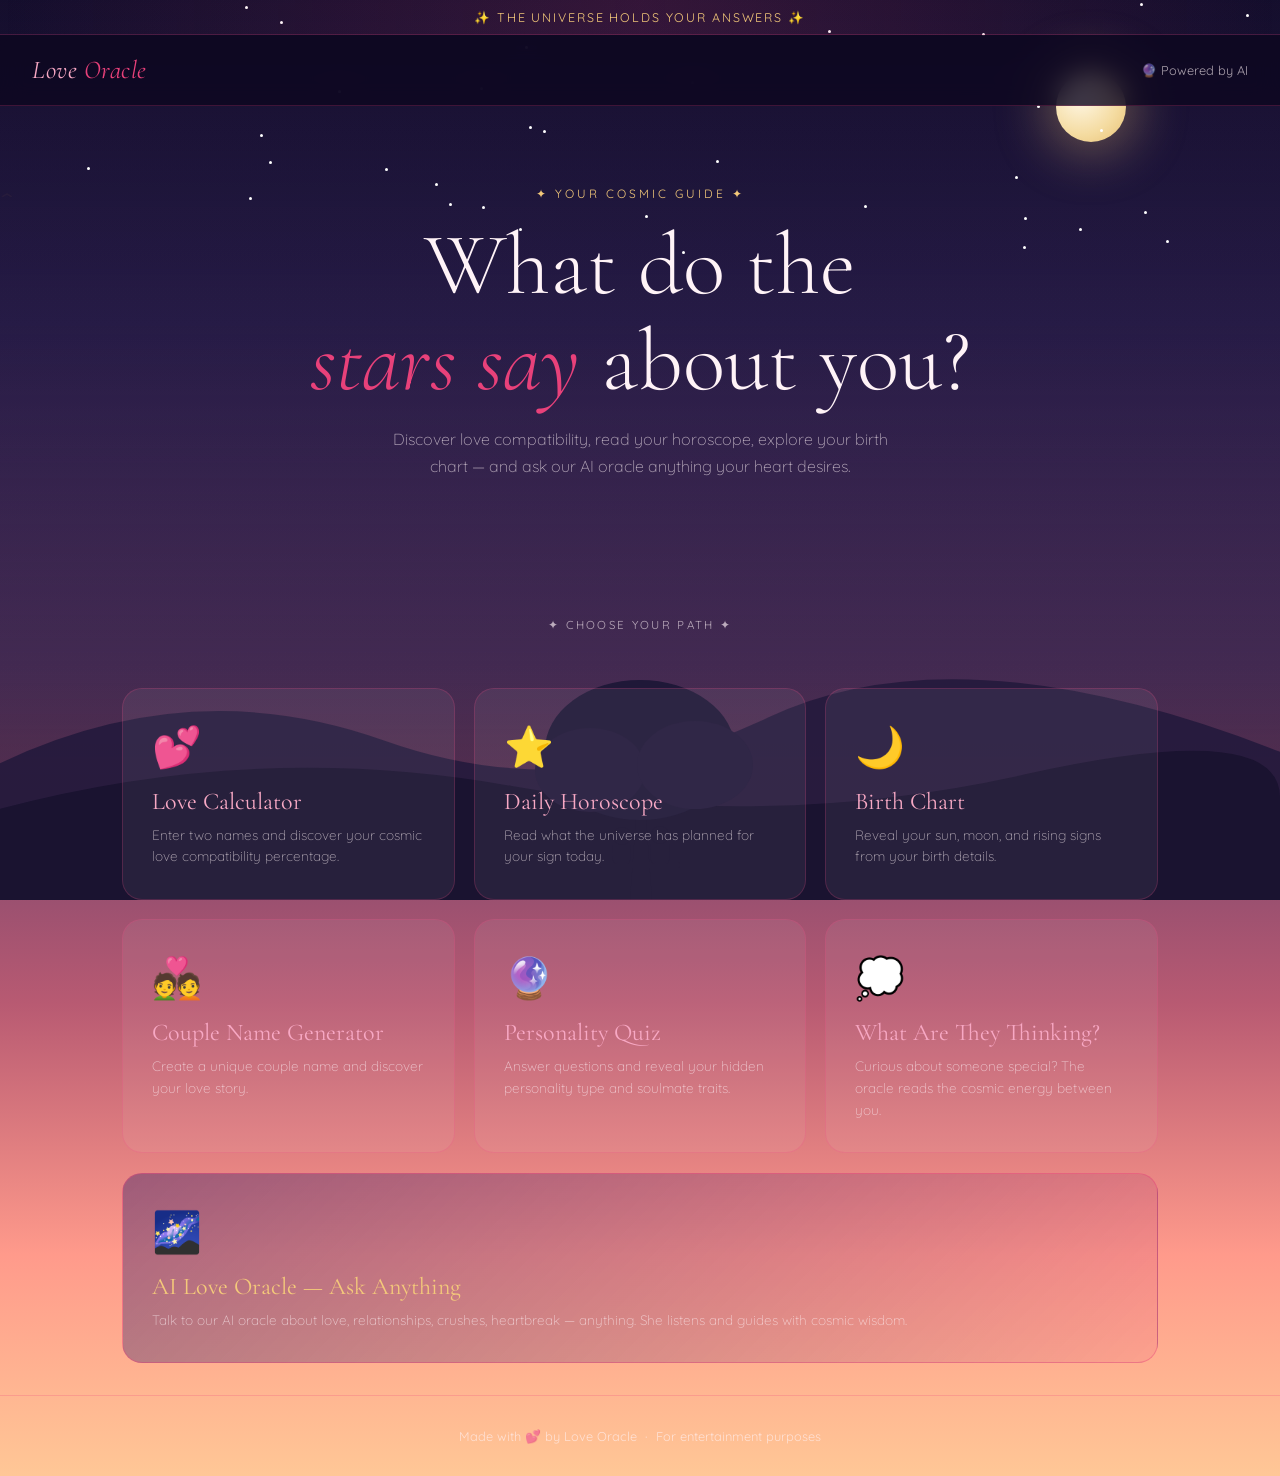
<file: index.html>
<!DOCTYPE html>
<html lang="en">
<head>
  <meta charset="UTF-8"/>
  <meta name="viewport" content="width=device-width, initial-scale=1.0"/>
  <title>Love Oracle — Your Cosmic Guide to Love & Life</title>
  <meta name="description" content="Discover your love compatibility, horoscope, birth chart and more. Powered by AI and the stars."/>
  <link rel="stylesheet" href="css/style.css"/>
  <style>
    .tagline-bar {
      text-align: center;
      padding: 0.6rem;
      background: linear-gradient(90deg, transparent, rgba(232,65,122,0.15), transparent);
      font-size: 0.78rem;
      letter-spacing: 0.15em;
      color: var(--gold);
      text-transform: uppercase;
      border-bottom: 1px solid var(--border);
    }

    .section-label {
      text-align: center;
      font-size: 0.72rem;
      letter-spacing: 0.2em;
      text-transform: uppercase;
      color: var(--soft);
      margin: 3rem 0 1.5rem;
    }

    .oracle-cta {
      max-width: 600px;
      margin: 1rem auto 3rem;
      background: linear-gradient(135deg, rgba(45,27,105,0.5), rgba(232,65,122,0.15));
      border: 1px solid rgba(232,65,122,0.35);
      border-radius: 20px;
      padding: 2rem;
      text-align: center;
    }

    .oracle-cta h2 {
      font-family: 'Cormorant Garamond', serif;
      font-size: 1.8rem;
      font-style: italic;
      color: var(--blush);
      margin-bottom: 0.5rem;
    }

    .oracle-cta p {
      color: var(--soft);
      font-size: 0.85rem;
      margin-bottom: 1.3rem;
      font-weight: 300;
    }

    .oracle-cta a {
      display: inline-block;
      padding: 0.9rem 2.5rem;
      background: linear-gradient(135deg, var(--rose), #c0306a);
      border-radius: 14px;
      color: white;
      text-decoration: none;
      font-weight: 500;
      font-size: 0.95rem;
      transition: transform 0.2s, box-shadow 0.2s;
    }

    .oracle-cta a:hover {
      transform: translateY(-2px);
      box-shadow: 0 8px 30px rgba(232,65,122,0.4);
    }
  </style>
</head>
<body>

  <div class="page">
    <div class="tagline-bar">✨ The universe holds your answers ✨</div>

    <nav>
      <a href="index.html" class="nav-logo">Love <span>Oracle</span></a>
      <span style="font-size:0.8rem; color:var(--soft);">🔮 Powered by AI</span>
    </nav>

    <section class="hero">
      <p class="hero-eyebrow">✦ Your cosmic guide ✦</p>
      <h1 class="hero-title">What do the<br/><em>stars say</em> about you?</h1>
      <p class="hero-sub">Discover love compatibility, read your horoscope, explore your birth chart — and ask our AI oracle anything your heart desires.</p>
    </section>

    <p class="section-label">✦ Choose your path ✦</p>

    <div class="tools-grid">
      <a href="love-calculator/index.html" class="tool-card">
        <span class="tool-icon">💕</span>
        <div class="tool-name">Love Calculator</div>
        <p class="tool-desc">Enter two names and discover your cosmic love compatibility percentage.</p>
      </a>

      <a href="horoscope/index.html" class="tool-card">
        <span class="tool-icon">⭐</span>
        <div class="tool-name">Daily Horoscope</div>
        <p class="tool-desc">Read what the universe has planned for your sign today.</p>
      </a>

      <a href="birth-chart/index.html" class="tool-card">
        <span class="tool-icon">🌙</span>
        <div class="tool-name">Birth Chart</div>
        <p class="tool-desc">Reveal your sun, moon, and rising signs from your birth details.</p>
      </a>

      <a href="couple-names/index.html" class="tool-card">
        <span class="tool-icon">💑</span>
        <div class="tool-name">Couple Name Generator</div>
        <p class="tool-desc">Create a unique couple name and discover your love story.</p>
      </a>

      <a href="personality-quiz/index.html" class="tool-card">
        <span class="tool-icon">🔮</span>
        <div class="tool-name">Personality Quiz</div>
        <p class="tool-desc">Answer questions and reveal your hidden personality type and soulmate traits.</p>
      </a>

      <a href="think-of-me/index.html" class="tool-card">
        <span class="tool-icon">💭</span>
        <div class="tool-name">What Are They Thinking?</div>
        <p class="tool-desc">Curious about someone special? The oracle reads the cosmic energy between you.</p>
      </a>

      <a href="ai-oracle/index.html" class="tool-card" style="grid-column: 1/-1; background: linear-gradient(135deg, rgba(45,27,105,0.4), rgba(232,65,122,0.12)); border-color: rgba(232,65,122,0.4);">
        <span class="tool-icon">🌌</span>
        <div class="tool-name" style="color:var(--gold);">AI Love Oracle — Ask Anything</div>
        <p class="tool-desc">Talk to our AI oracle about love, relationships, crushes, heartbreak — anything. She listens and guides with cosmic wisdom.</p>
      </a>
    </div>

    <footer>
      <p>Made with 💕 by Love Oracle &nbsp;·&nbsp; For entertainment purposes</p>
    </footer>
  </div>

  <script src="js/main.js"></script>
</body>
</html>
</file>
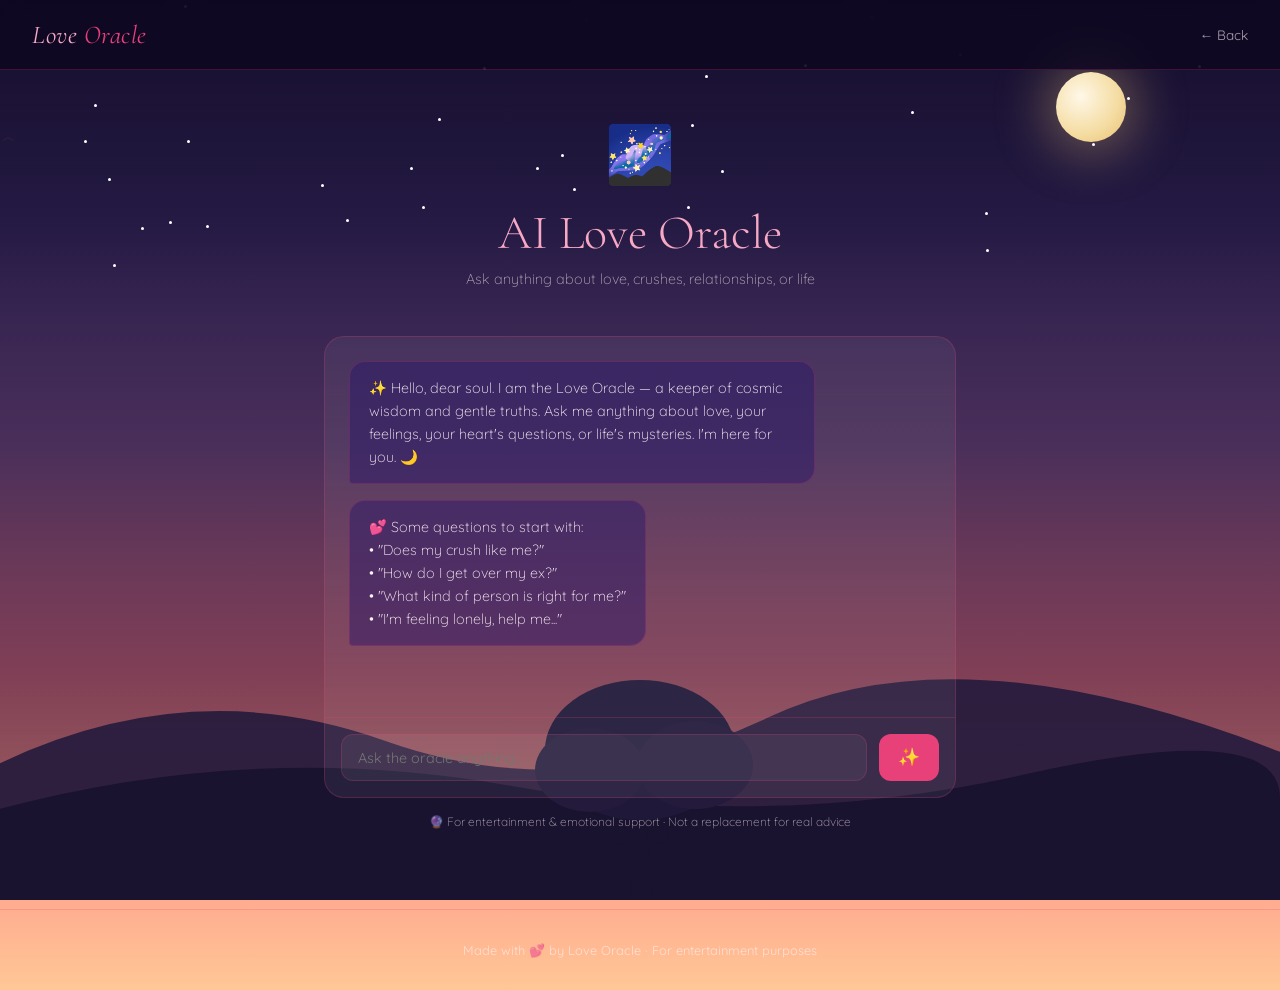
<file: ai-oracle/index.html>
<!DOCTYPE html>
<html lang="en">
<head>
  <meta charset="UTF-8"/>
  <meta name="viewport" content="width=device-width, initial-scale=1.0"/>
  <title>AI Love Oracle — Love Oracle</title>
  <link rel="stylesheet" href="../css/style.css"/>
</head>
<body>

  <div class="page">
    <nav>
      <a href="../index.html" class="nav-logo">Love <span>Oracle</span></a>
      <a href="../index.html" class="nav-back">← Back</a>
    </nav>

    <div class="tool-page">
      <div class="tool-header">
        <span class="icon">🌌</span>
        <h1>AI Love Oracle</h1>
        <p>Ask anything about love, crushes, relationships, or life</p>
      </div>

      <div class="chat-box">
        <div class="chat-messages" id="chatMessages">
          <div class="msg ai">
            ✨ Hello, dear soul. I am the Love Oracle — a keeper of cosmic wisdom and gentle truths. Ask me anything about love, your feelings, your heart's questions, or life's mysteries. I'm here for you. 🌙
          </div>
          <div class="msg ai">
            💕 Some questions to start with:<br/>
            • "Does my crush like me?"<br/>
            • "How do I get over my ex?"<br/>
            • "What kind of person is right for me?"<br/>
            • "I'm feeling lonely, help me..."
          </div>
        </div>
        <div class="chat-input-row">
          <input type="text" id="chatInput" placeholder="Ask the oracle anything..." maxlength="300"
            onkeydown="if(event.key==='Enter') sendMessage()"/>
          <button class="chat-send" onclick="sendMessage()">✨</button>
        </div>
      </div>

      <p style="text-align:center;font-size:0.75rem;color:var(--soft);margin-top:1rem;font-weight:300;">
        🔮 For entertainment & emotional support · Not a replacement for real advice
      </p>
    </div>

    <footer><p>Made with 💕 by Love Oracle · For entertainment purposes</p></footer>
  </div>

  <!-- Global helper functions (Proxy & askGemini) -->
  <script src="../js/main.js"></script>

  <!-- Page-specific AI Oracle logic (NOW USING THE PROXY) -->
  <script>
    const history = [];
    const SYSTEM = `You are the Love Oracle — a warm, mystical, and empathetic AI guide for teenagers. 
You speak in a romantic, poetic, and uplifting tone. You give thoughtful advice about love, crushes, friendships, heartbreak, and self-love.
Always be kind, supportive, and age-appropriate. Never give harmful advice. 
Use occasional emojis and cosmic metaphors. Keep responses to 3-5 sentences — warm and focused.
If someone seems very sad or mentions serious issues, gently suggest talking to a trusted adult or friend.`;

    async function sendMessage() {
      const input = document.getElementById('chatInput');
      const msg = input.value.trim();
      if (!msg) return;

      addMessage(msg, 'user');
      input.value = '';
      input.disabled = true;

      const typingDiv = addMessage('✨ The oracle is thinking...', 'ai');

      // Build a single text prompt with context (just like horoscope does)
      let fullPrompt = SYSTEM + '\n\n';
      
      if (history.length > 0) {
        fullPrompt += 'Previous conversation:\n';
        // Use last 6 messages for context
        const recent = history.slice(-6);
        for (const h of recent) {
          const role = h.role === 'user' ? 'User' : 'Oracle';
          fullPrompt += `${role}: ${h.parts[0].text}\n`;
        }
      }
      fullPrompt += `\nUser: ${msg}\nOracle:`;

      try {
        // ✅ USE THE PROXY (no API key exposed, handles CORS)
        const reply = await askGemini(fullPrompt, { json: false });
        
        // Store in history for context next time
        history.push({ role: 'user', parts: [{ text: msg }] });
        history.push({ role: 'model', parts: [{ text: reply }] });
        
        typingDiv.textContent = reply;
      } catch (err) {
        console.error('Love Oracle chat error:', err);
        typingDiv.textContent = '🌩️ ' + (err.message || 'Something went wrong. Please try again.');
        typingDiv.style.color = '#ffd9e3';
      }

      input.disabled = false;
      input.focus();
      scrollToBottom();
    }

    function addMessage(text, role) {
      const box = document.getElementById('chatMessages');
      const div = document.createElement('div');
      div.className = `msg ${role}`;
      div.textContent = text;
      box.appendChild(div);
      scrollToBottom();
      return div;
    }

    function scrollToBottom() {
      const box = document.getElementById('chatMessages');
      box.scrollTop = box.scrollHeight;
    }
  </script>
</body>
</html>
</file>
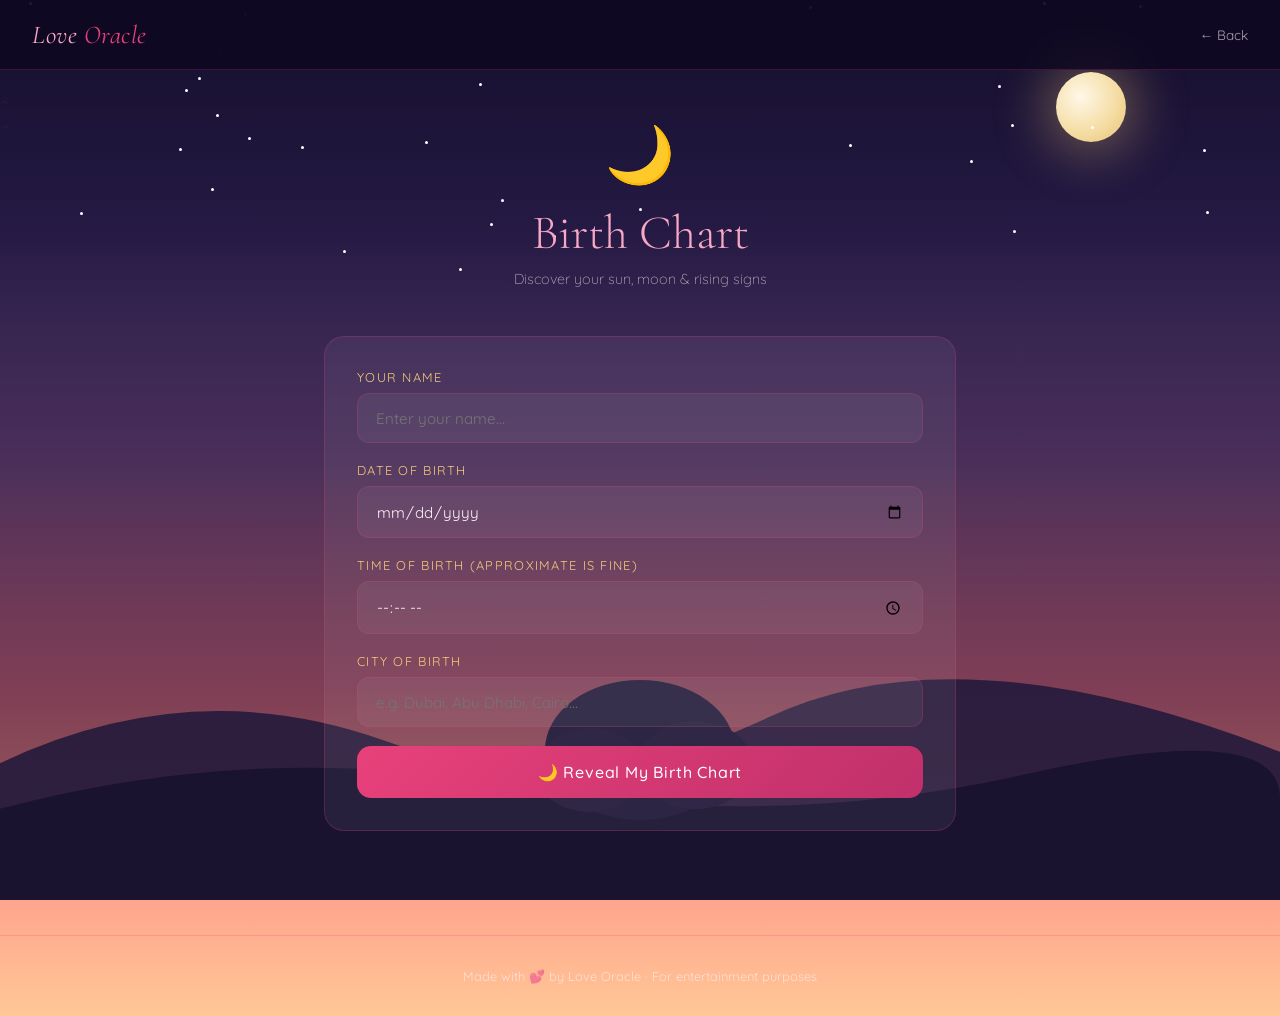
<file: birth-chart/index.html>
<!DOCTYPE html>
<html lang="en">
<head>
  <meta charset="UTF-8" />
  <meta name="viewport" content="width=device-width, initial-scale=1.0" />
  <title>Birth Chart — Love Oracle</title>
  <link rel="stylesheet" href="../css/style.css" />
</head>
<body>

  <div class="page">
    <nav>
      <a href="../index.html" class="nav-logo">Love <span>Oracle</span></a>
      <a href="../index.html" class="nav-back">← Back</a>
    </nav>

    <div class="tool-page">
      <div class="tool-header">
        <span class="icon">🌙</span>
        <h1>Birth Chart</h1>
        <p>Discover your sun, moon & rising signs</p>
      </div>

      <div class="card">
        <div class="input-group">
          <label>Your Name</label>
          <input type="text" id="bName" placeholder="Enter your name..." />
        </div>
        <div class="input-group">
          <label>Date of Birth</label>
          <input type="date" id="bDate" />
        </div>
        <div class="input-group">
          <label>Time of Birth (approximate is fine)</label>
          <input type="time" id="bTime" />
        </div>
        <div class="input-group">
          <label>City of Birth</label>
          <input type="text" id="bCity" placeholder="e.g. Dubai, Abu Dhabi, Cairo..." />
        </div>
        <button class="btn" id="chartBtn" onclick="getChart()">🌙 Reveal My Birth Chart</button>
      </div>

      <div id="loadingDiv" class="loading" style="display:none; justify-content:center;">
        <div class="spinner"></div>
        <span>Mapping the cosmos at your birth...</span>
      </div>

      <div id="errorBox" style="display:none; margin-top:1rem;"></div>

      <div class="result-box" id="result">
        <div class="result-title">Your Cosmic Blueprint</div>
        <div id="signsRow" style="display:grid; grid-template-columns:1fr 1fr 1fr; gap:0.8rem; margin-bottom:1.5rem;"></div>
        <div class="result-text" id="resultText"></div>
      </div>
    </div>

    <footer><p>Made with 💕 by Love Oracle · For entertainment purposes</p></footer>
  </div>

  <script src="../js/main.js"></script>
  <script>
    // ── Ultra‑robust JSON parser (built-in, overrides main.js) ──
    function parseJsonSafely(text) {
      try {
        // 1. Extract the first { ... } block
        const firstBrace = text.indexOf('{');
        const lastBrace = text.lastIndexOf('}');
        if (firstBrace === -1 || lastBrace === -1 || lastBrace <= firstBrace) {
          console.error('No JSON object found. Raw:', text);
          return null;
        }

        let jsonStr = text.substring(firstBrace, lastBrace + 1);

        // 2. Remove trailing commas inside objects/arrays (common AI mistake)
        jsonStr = jsonStr.replace(/,\s*}/g, '}').replace(/,\s*]/g, ']');

        // 3. Try parsing
        return JSON.parse(jsonStr);
      } catch (e) {
        console.error('Failed to parse JSON. Raw response:', text);
        return null;
      }
    }

    async function getChart() {
      const name = document.getElementById('bName').value.trim();
      const date = document.getElementById('bDate').value;
      const time = document.getElementById('bTime').value;
      const city = document.getElementById('bCity').value.trim();
      if (!name || !date) {
        alert('Please enter your name and date of birth 🌙');
        return;
      }

      const btn = document.getElementById('chartBtn');
      const resultBox = document.getElementById('result');
      const errorBox = document.getElementById('errorBox');
      btn.disabled = true;
      resultBox.classList.remove('show');
      errorBox.style.display = 'none';
      document.getElementById('loadingDiv').style.display = 'flex';

      const prompt = `You are a mystical astrologer. Based on these birth details:
Name: ${name}
Date: ${date}
Time: ${time || 'unknown'}
City: ${city || 'unknown'}

IMPORTANT: Reply with ONLY valid JSON. DO NOT write any text before or after the JSON. 
Your response must start with { and end with }.
Use exactly this shape:
{
  "sun": "sun sign name",
  "moon": "moon sign name",
  "rising": "rising/ascendant sign (best guess if time unknown)",
  "reading": "4-5 warm, poetic sentences about ${name}'s personality, love style, and cosmic gifts, using their name"
}`;

      try {
        const raw = await askGemini(prompt, { json: true });
        const data = parseJsonSafely(raw);
        if (!data || !data.reading) {
          throw new Error('The oracle\'s response could not be understood. Please try again.');
        }

        document.getElementById('signsRow').innerHTML = `
          <div style="background:var(--glass);border:1px solid var(--border);border-radius:14px;padding:1.2rem;text-align:center;">
            <div style="font-size:1.8rem">☀️</div>
            <div style="font-size:0.7rem;color:var(--gold);letter-spacing:0.1em;text-transform:uppercase;margin:0.4rem 0">Sun Sign</div>
            <div style="font-family:'Cormorant Garamond',serif;font-size:1.1rem;color:var(--blush)">${data.sun || '—'}</div>
          </div>
          <div style="background:var(--glass);border:1px solid var(--border);border-radius:14px;padding:1.2rem;text-align:center;">
            <div style="font-size:1.8rem">🌙</div>
            <div style="font-size:0.7rem;color:var(--gold);letter-spacing:0.1em;text-transform:uppercase;margin:0.4rem 0">Moon Sign</div>
            <div style="font-family:'Cormorant Garamond',serif;font-size:1.1rem;color:var(--blush)">${data.moon || '—'}</div>
          </div>
          <div style="background:var(--glass);border:1px solid var(--border);border-radius:14px;padding:1.2rem;text-align:center;">
            <div style="font-size:1.8rem">⬆️</div>
            <div style="font-size:0.7rem;color:var(--gold);letter-spacing:0.1em;text-transform:uppercase;margin:0.4rem 0">Rising Sign</div>
            <div style="font-family:'Cormorant Garamond',serif;font-size:1.1rem;color:var(--blush)">${data.rising || '—'}</div>
          </div>`;

        document.getElementById('resultText').textContent = data.reading;
        document.getElementById('loadingDiv').style.display = 'none';
        resultBox.classList.add('show');
      } catch (err) {
        document.getElementById('loadingDiv').style.display = 'none';
        showOracleError(err, errorBox);
      }
      btn.disabled = false;
    }
  </script>
</body>
</html>
</file>
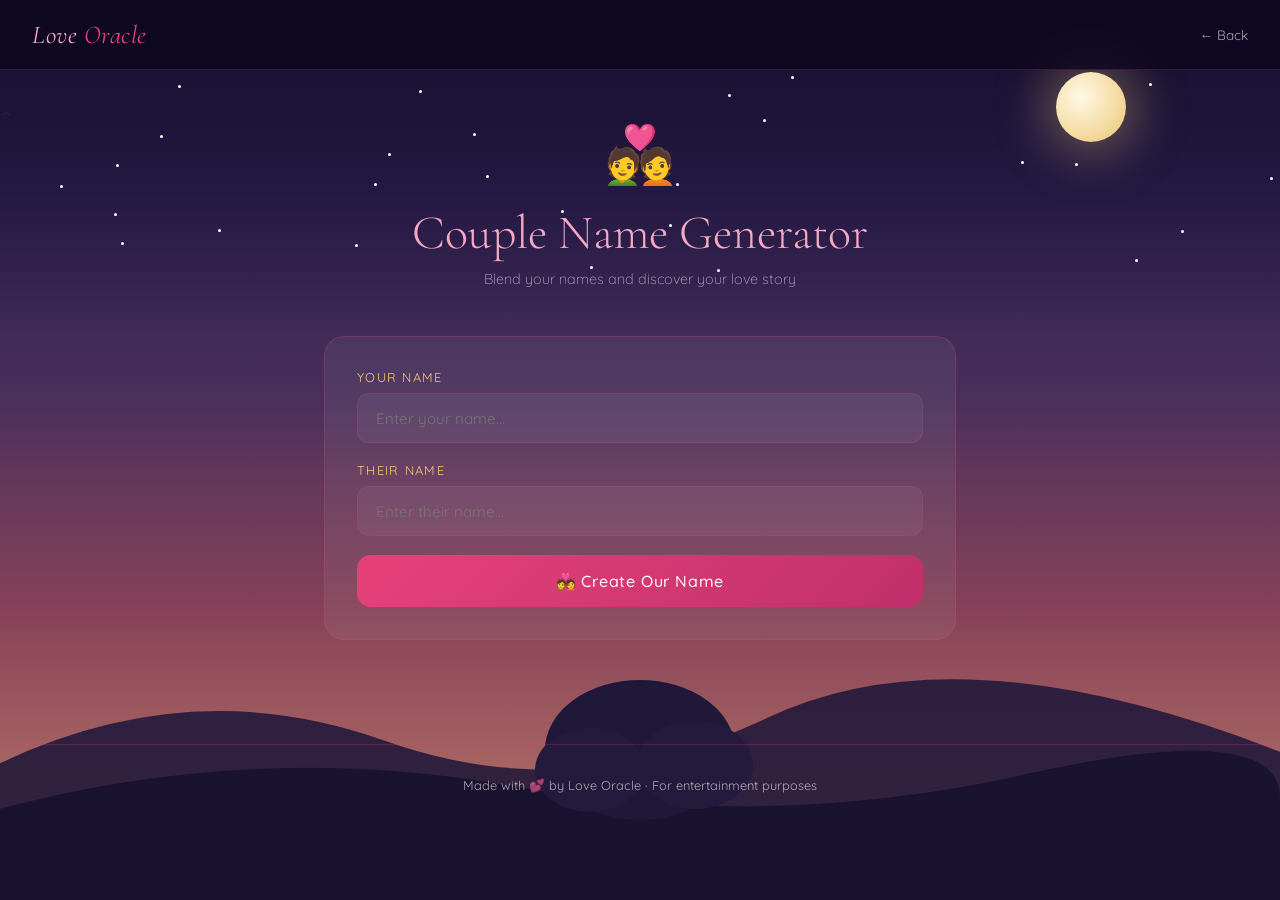
<file: couple-names/index.html>
<!DOCTYPE html>
<html lang="en">
<head>
  <meta charset="UTF-8"/>
  <meta name="viewport" content="width=device-width, initial-scale=1.0"/>
  <title>Couple Name Generator — Love Oracle</title>
  <link rel="stylesheet" href="../css/style.css"/>
</head>
<body>

  <div class="page">
    <nav>
      <a href="../index.html" class="nav-logo">Love <span>Oracle</span></a>
      <a href="../index.html" class="nav-back">← Back</a>
    </nav>

    <div class="tool-page">
      <div class="tool-header">
        <span class="icon">💑</span>
        <h1>Couple Name Generator</h1>
        <p>Blend your names and discover your love story</p>
      </div>

      <div class="card">
        <div class="input-group">
          <label>Your Name</label>
          <input type="text" id="cName1" placeholder="Enter your name..." maxlength="30"/>
        </div>
        <div class="input-group">
          <label>Their Name</label>
          <input type="text" id="cName2" placeholder="Enter their name..." maxlength="30"/>
        </div>
        <button class="btn" id="genBtn" onclick="generateNames()">💑 Create Our Name</button>
      </div>

      <div id="loadingDiv" class="loading" style="display:none; justify-content:center;">
        <div class="spinner"></div>
        <span>Weaving your names together...</span>
      </div>

      <div id="errorBox" style="display:none; margin-top:1rem;"></div>

      <div class="result-box" id="result">
        <div style="text-align:center; margin-bottom:1.5rem;">
          <div style="font-size:0.75rem;letter-spacing:0.15em;text-transform:uppercase;color:var(--gold);margin-bottom:0.5rem;">Your couple name</div>
          <div id="coupleName" style="font-family:'Cormorant Garamond',serif;font-size:3rem;color:var(--rose);font-style:italic;"></div>
        </div>
        <div id="nameOptions" style="display:grid;grid-template-columns:1fr 1fr;gap:0.7rem;margin-bottom:1.5rem;"></div>
        <div class="result-title">Your Love Story</div>
        <div class="result-text" id="resultText"></div>
      </div>
    </div>

    <footer><p>Made with 💕 by Love Oracle · For entertainment purposes</p></footer>
  </div>

  <script src="../js/main.js"></script>
  <script>
    // ── Ultra‑robust JSON parser (local) ──
    function parseJsonSafely(text) {
      try {
        const firstBrace = text.indexOf('{');
        const lastBrace = text.lastIndexOf('}');
        if (firstBrace === -1 || lastBrace === -1 || lastBrace <= firstBrace) {
          console.error('No JSON object found. Raw:', text);
          return null;
        }
        let jsonStr = text.substring(firstBrace, lastBrace + 1);
        jsonStr = jsonStr.replace(/,\s*}/g, '}').replace(/,\s*]/g, ']');
        return JSON.parse(jsonStr);
      } catch (e) {
        console.error('Failed to parse JSON. Raw response:', text);
        return null;
      }
    }

    async function generateNames() {
      const n1 = document.getElementById('cName1').value.trim();
      const n2 = document.getElementById('cName2').value.trim();
      if (!n1 || !n2) {
        alert('Please enter both names 💑');
        return;
      }

      const btn = document.getElementById('genBtn');
      const resultBox = document.getElementById('result');
      const errorBox = document.getElementById('errorBox');
      btn.disabled = true;
      resultBox.classList.remove('show');
      errorBox.style.display = 'none';
      document.getElementById('loadingDiv').style.display = 'flex';

      const prompt = `You are a romantic, creative couple name oracle. Given the names "${n1}" and "${n2}":
IMPORTANT: Reply with ONLY valid JSON. DO NOT write any text before or after the JSON.
Your response must start with { and end with }.
Use exactly this shape:
{
  "main": "the best single combined couple name, blending parts of both names creatively",
  "alt1": "another cute combination",
  "alt2": "another option",
  "alt3": "another option",
  "story": "3-4 poetic, fairytale-like sentences telling their romantic love story using both names"
}`;

      try {
        const raw = await askGemini(prompt, { json: true });
        const data = parseJsonSafely(raw);
        if (!data || !data.story) {
          throw new Error('The oracle\'s response could not be understood. Please try again.');
        }

        document.getElementById('coupleName').textContent = data.main || (n1.slice(0,3) + n2.slice(-3));
        document.getElementById('nameOptions').innerHTML = [data.alt1, data.alt2, data.alt3].filter(Boolean).map(n =>
          `<div style="background:var(--glass);border:1px solid var(--border);border-radius:12px;padding:0.9rem;text-align:center;font-family:'Cormorant Garamond',serif;font-size:1.3rem;color:var(--blush);font-style:italic;">${n}</div>`
        ).join('');
        document.getElementById('resultText').textContent = data.story;

        document.getElementById('loadingDiv').style.display = 'none';
        resultBox.classList.add('show');
      } catch (err) {
        document.getElementById('loadingDiv').style.display = 'none';
        showOracleError(err, errorBox);
      }
      btn.disabled = false;
    }
  </script>
</body>
</html>
</file>
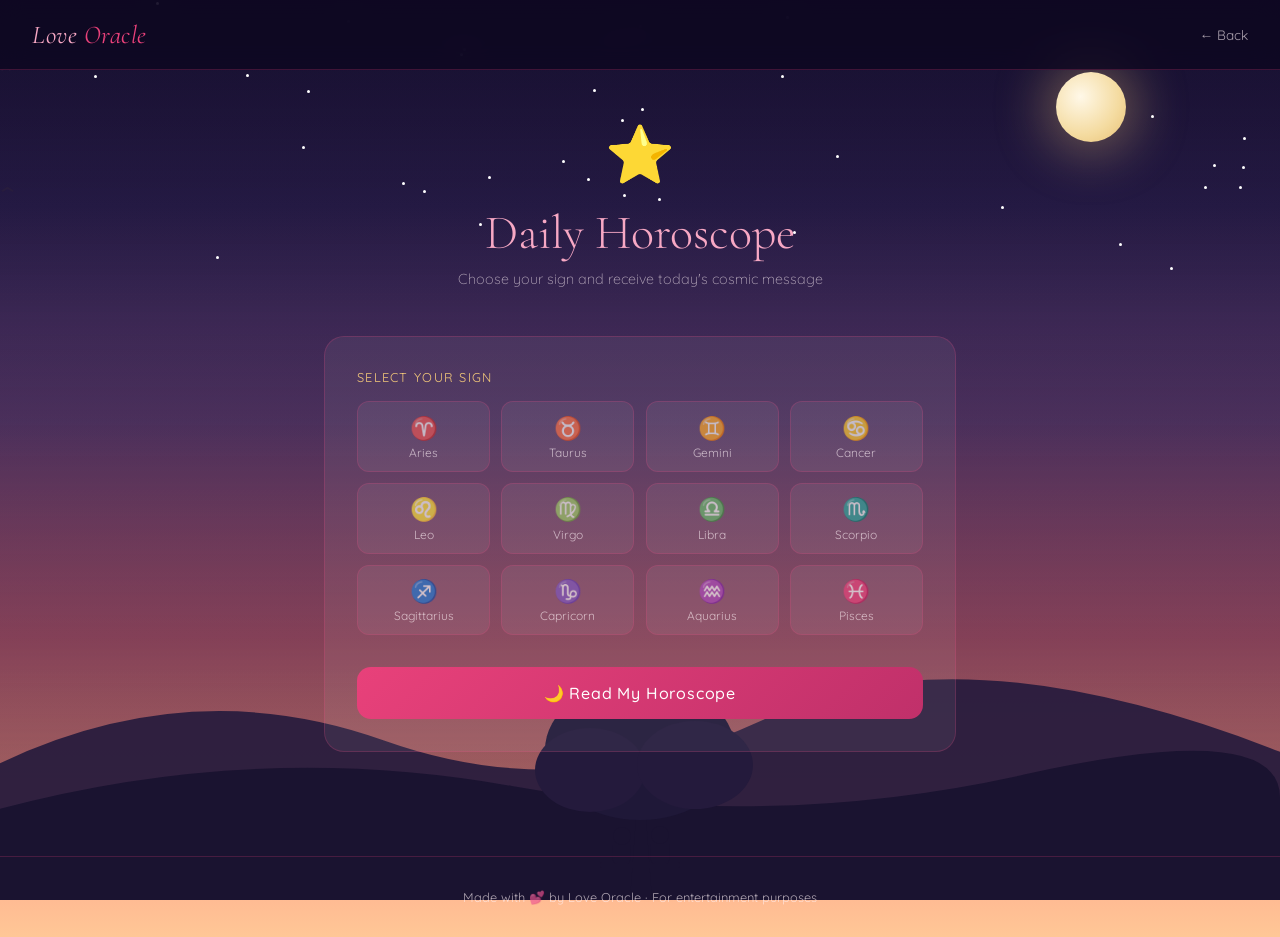
<file: horoscope/index.html>
<!DOCTYPE html>
<html lang="en">
<head>
  <meta charset="UTF-8"/>
  <meta name="viewport" content="width=device-width, initial-scale=1.0"/>
  <title>Daily Horoscope — Love Oracle</title>
  <link rel="stylesheet" href="../css/style.css"/>
</head>
<body>

  <div class="page">
    <nav>
      <a href="../index.html" class="nav-logo">Love <span>Oracle</span></a>
      <a href="../index.html" class="nav-back">← Back</a>
    </nav>

    <div class="tool-page">
      <div class="tool-header">
        <span class="icon">⭐</span>
        <h1>Daily Horoscope</h1>
        <p>Choose your sign and receive today's cosmic message</p>
      </div>

      <div class="card">
        <label style="display:block; font-size:0.8rem; letter-spacing:0.1em; text-transform:uppercase; color:var(--gold); margin-bottom:1rem;">Select Your Sign</label>
        <div class="zodiac-grid" id="zodiacGrid">
          <button class="zodiac-btn" onclick="selectSign(this,'Aries','♈')"><span class="z-icon">♈</span>Aries</button>
          <button class="zodiac-btn" onclick="selectSign(this,'Taurus','♉')"><span class="z-icon">♉</span>Taurus</button>
          <button class="zodiac-btn" onclick="selectSign(this,'Gemini','♊')"><span class="z-icon">♊</span>Gemini</button>
          <button class="zodiac-btn" onclick="selectSign(this,'Cancer','♋')"><span class="z-icon">♋</span>Cancer</button>
          <button class="zodiac-btn" onclick="selectSign(this,'Leo','♌')"><span class="z-icon">♌</span>Leo</button>
          <button class="zodiac-btn" onclick="selectSign(this,'Virgo','♍')"><span class="z-icon">♍</span>Virgo</button>
          <button class="zodiac-btn" onclick="selectSign(this,'Libra','♎')"><span class="z-icon">♎</span>Libra</button>
          <button class="zodiac-btn" onclick="selectSign(this,'Scorpio','♏')"><span class="z-icon">♏</span>Scorpio</button>
          <button class="zodiac-btn" onclick="selectSign(this,'Sagittarius','♐')"><span class="z-icon">♐</span>Sagittarius</button>
          <button class="zodiac-btn" onclick="selectSign(this,'Capricorn','♑')"><span class="z-icon">♑</span>Capricorn</button>
          <button class="zodiac-btn" onclick="selectSign(this,'Aquarius','♒')"><span class="z-icon">♒</span>Aquarius</button>
          <button class="zodiac-btn" onclick="selectSign(this,'Pisces','♓')"><span class="z-icon">♓</span>Pisces</button>
        </div>
        <button class="btn" id="horoBtn" onclick="getHoroscope()" style="margin-top:0.5rem;">🌙 Read My Horoscope</button>
      </div>

      <div id="loadingDiv" class="loading" style="display:none; justify-content:center;">
        <div class="spinner"></div>
        <span>Consulting the stars...</span>
      </div>

      <div id="errorBox" style="display:none; margin-top:1rem;"></div>

      <div class="result-box" id="result">
        <div style="text-align:center; font-size:3rem; margin-bottom:0.5rem;" id="signIcon">⭐</div>
        <div class="result-title" id="resultTitle">Your Reading</div>
        <div class="result-text" id="resultText"></div>
        <div style="display:grid; grid-template-columns:1fr 1fr 1fr; gap:0.8rem; margin-top:1.5rem;" id="extras"></div>
      </div>
    </div>

    <footer><p>Made with 💕 by Love Oracle · For entertainment purposes</p></footer>
  </div>

  <script src="../js/main.js"></script>
  <script>
    let selectedSign = '', selectedIcon = '';

    function selectSign(btn, sign, icon) {
      document.querySelectorAll('.zodiac-btn').forEach(b => b.classList.remove('active'));
      btn.classList.add('active');
      selectedSign = sign;
      selectedIcon = icon;
    }

    async function getHoroscope() {
      if (!selectedSign) { alert('Please select your zodiac sign ⭐'); return; }
      const btn = document.getElementById('horoBtn');
      const resultBox = document.getElementById('result');
      const errorBox = document.getElementById('errorBox');
      btn.disabled = true;
      resultBox.classList.remove('show');
      errorBox.style.display = 'none';
      document.getElementById('loadingDiv').style.display = 'flex';

      const today = new Date().toLocaleDateString('en-US', { weekday:'long', month:'long', day:'numeric' });
      const prompt = `You are a mystical, warm astrologer writing for teens. Write a daily horoscope for ${selectedSign} for ${today}.
Respond with ONLY valid JSON, no markdown fences, no extra text, in exactly this shape:
{
  "reading": "3-4 poetic, uplifting sentences about today's energy, love, and mood",
  "love": "one short sentence about love/relationships today",
  "lucky_number": 42,
  "lucky_color": "a color name"
}`;

      try {
        const raw = await askGemini(prompt, { json: true });
        const data = safeParseJSON(raw);
        if (!data || !data.reading) {
          throw new Error('The oracle\'s response could not be understood. Please try again.');
        }

        document.getElementById('loadingDiv').style.display = 'none';
        document.getElementById('signIcon').textContent = selectedIcon;
        document.getElementById('resultTitle').textContent = `${selectedSign} · ${today}`;
        document.getElementById('resultText').textContent = data.reading;
        document.getElementById('extras').innerHTML = `
          <div style="background:var(--glass);border:1px solid var(--border);border-radius:12px;padding:1rem;text-align:center;">
            <div style="font-size:1.4rem">💕</div>
            <div style="font-size:0.7rem;color:var(--gold);letter-spacing:0.1em;text-transform:uppercase;margin:0.3rem 0">Love</div>
            <div style="font-size:0.8rem;color:var(--soft)">${data.love || '—'}</div>
          </div>
          <div style="background:var(--glass);border:1px solid var(--border);border-radius:12px;padding:1rem;text-align:center;">
            <div style="font-size:1.4rem">🍀</div>
            <div style="font-size:0.7rem;color:var(--gold);letter-spacing:0.1em;text-transform:uppercase;margin:0.3rem 0">Lucky Number</div>
            <div style="font-size:1.5rem;color:var(--rose);font-family:'Cormorant Garamond',serif">${data.lucky_number ?? '—'}</div>
          </div>
          <div style="background:var(--glass);border:1px solid var(--border);border-radius:12px;padding:1rem;text-align:center;">
            <div style="font-size:1.4rem">🎨</div>
            <div style="font-size:0.7rem;color:var(--gold);letter-spacing:0.1em;text-transform:uppercase;margin:0.3rem 0">Lucky Color</div>
            <div style="font-size:0.85rem;color:var(--blush)">${data.lucky_color || '—'}</div>
          </div>`;
        resultBox.classList.add('show');
      } catch (err) {
        document.getElementById('loadingDiv').style.display = 'none';
        showOracleError(err, errorBox);
      }
      btn.disabled = false;
    }
  </script>
</body>
</html>
</file>
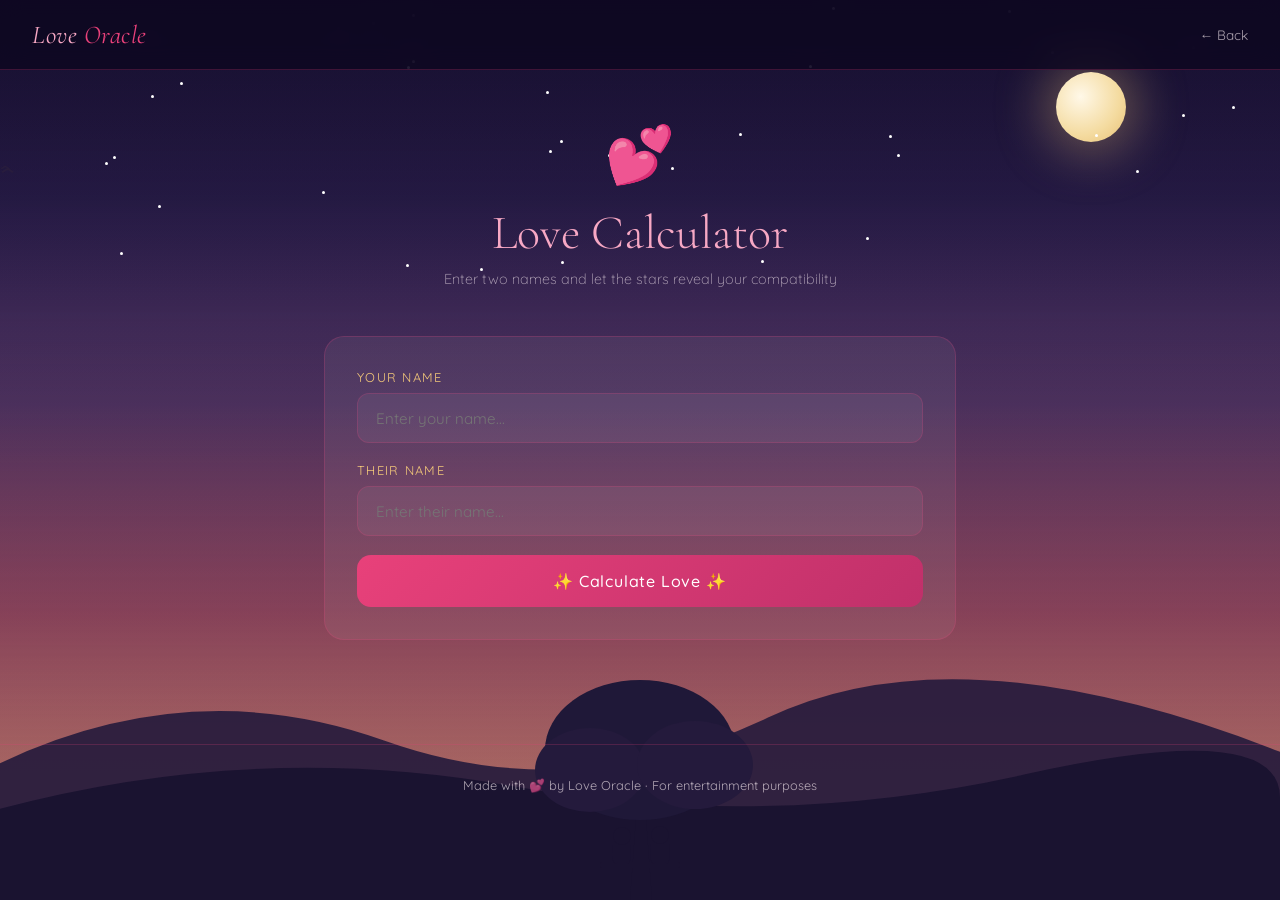
<file: love-calculator/index.html>
<!DOCTYPE html>
<html lang="en">
<head>
  <meta charset="UTF-8"/>
  <meta name="viewport" content="width=device-width, initial-scale=1.0"/>
  <title>Love Calculator — Love Oracle</title>
  <link rel="stylesheet" href="../css/style.css"/>
</head>
<body>

  <div class="page">
    <nav>
      <a href="../index.html" class="nav-logo">Love <span>Oracle</span></a>
      <a href="../index.html" class="nav-back">← Back</a>
    </nav>

    <div class="tool-page">
      <div class="tool-header">
        <span class="icon">💕</span>
        <h1>Love Calculator</h1>
        <p>Enter two names and let the stars reveal your compatibility</p>
      </div>

      <div class="card">
        <div class="input-group">
          <label>Your Name</label>
          <input type="text" id="name1" placeholder="Enter your name..." maxlength="40"/>
        </div>
        <div class="input-group">
          <label>Their Name</label>
          <input type="text" id="name2" placeholder="Enter their name..." maxlength="40"/>
        </div>
        <button class="btn" id="calcBtn" onclick="calculate()">✨ Calculate Love ✨</button>
      </div>

      <div id="loadingDiv" class="loading" style="display:none; justify-content:center;">
        <div class="spinner"></div>
        <span>Reading the cosmic energy...</span>
      </div>

      <div id="errorBox" style="display:none; margin-top:1rem;"></div>

      <div class="result-box" id="result">
        <div class="love-meter">
          <div class="love-percent" id="percentNum">0<span>%</span></div>
          <div id="loveEmoji" style="font-size:2rem; margin:0.5rem 0;">💕</div>
          <div class="meter-bar"><div class="meter-fill" id="meterFill"></div></div>
        </div>
        <div class="result-title" id="resultTitle">Your Love Story</div>
        <div class="result-text" id="resultText"></div>
      </div>
    </div>

    <footer><p>Made with 💕 by Love Oracle · For entertainment purposes</p></footer>
  </div>

  <script src="../js/main.js"></script>
  <script>
    async function calculate() {
      const n1 = document.getElementById('name1').value.trim();
      const n2 = document.getElementById('name2').value.trim();
      if (!n1 || !n2) { alert('Please enter both names 💕'); return; }

      let hash = 0;
      for (const c of (n1 + n2).toLowerCase()) hash = (hash * 31 + c.charCodeAt(0)) % 100;
      const pct = Math.max(35, hash === 0 ? 72 : hash);

      const btn = document.getElementById('calcBtn');
      const resultBox = document.getElementById('result');
      const errorBox = document.getElementById('errorBox');
      btn.disabled = true;
      resultBox.classList.remove('show');
      errorBox.style.display = 'none';
      document.getElementById('loadingDiv').style.display = 'flex';

      const emoji = pct >= 80 ? '💖' : pct >= 60 ? '💕' : pct >= 40 ? '💛' : '💙';
      const prompt = `You are a romantic, mystical love oracle. ${n1} and ${n2} have a love compatibility of ${pct}%.
Respond with ONLY valid JSON, no markdown fences, no extra text, in exactly this shape:
{
  "reading": "3-4 dreamy, poetic, mystical sentences about their connection, starting with their names, using cosmic/star metaphors, sweet and fun for teens"
}`;

      try {
        const raw = await askGemini(prompt, { json: true });
        const data = safeParseJSON(raw);
        if (!data || !data.reading) {
          throw new Error('The oracle\'s response could not be understood. Please try again.');
        }

        document.getElementById('loadingDiv').style.display = 'none';
        resultBox.classList.add('show');

        const numEl = document.getElementById('percentNum');
        let cur = 0;
        const tick = setInterval(() => {
          cur = Math.min(cur + 2, pct);
          numEl.innerHTML = cur + '<span>%</span>';
          if (cur >= pct) clearInterval(tick);
        }, 20);

        document.getElementById('meterFill').style.width = pct + '%';
        document.getElementById('loveEmoji').textContent = emoji;
        document.getElementById('resultTitle').textContent =
          pct >= 80 ? 'A Cosmic Match 💖' :
          pct >= 60 ? 'Written in the Stars 💕' :
          pct >= 40 ? 'Gentle Sparks 💛' : 'Different Orbits 💙';
        document.getElementById('resultText').textContent = data.reading;
      } catch (err) {
        document.getElementById('loadingDiv').style.display = 'none';
        showOracleError(err, errorBox);
      }
      btn.disabled = false;
    }

    document.addEventListener('keydown', e => { if (e.key === 'Enter') calculate(); });
  </script>
</body>
</html>
</file>
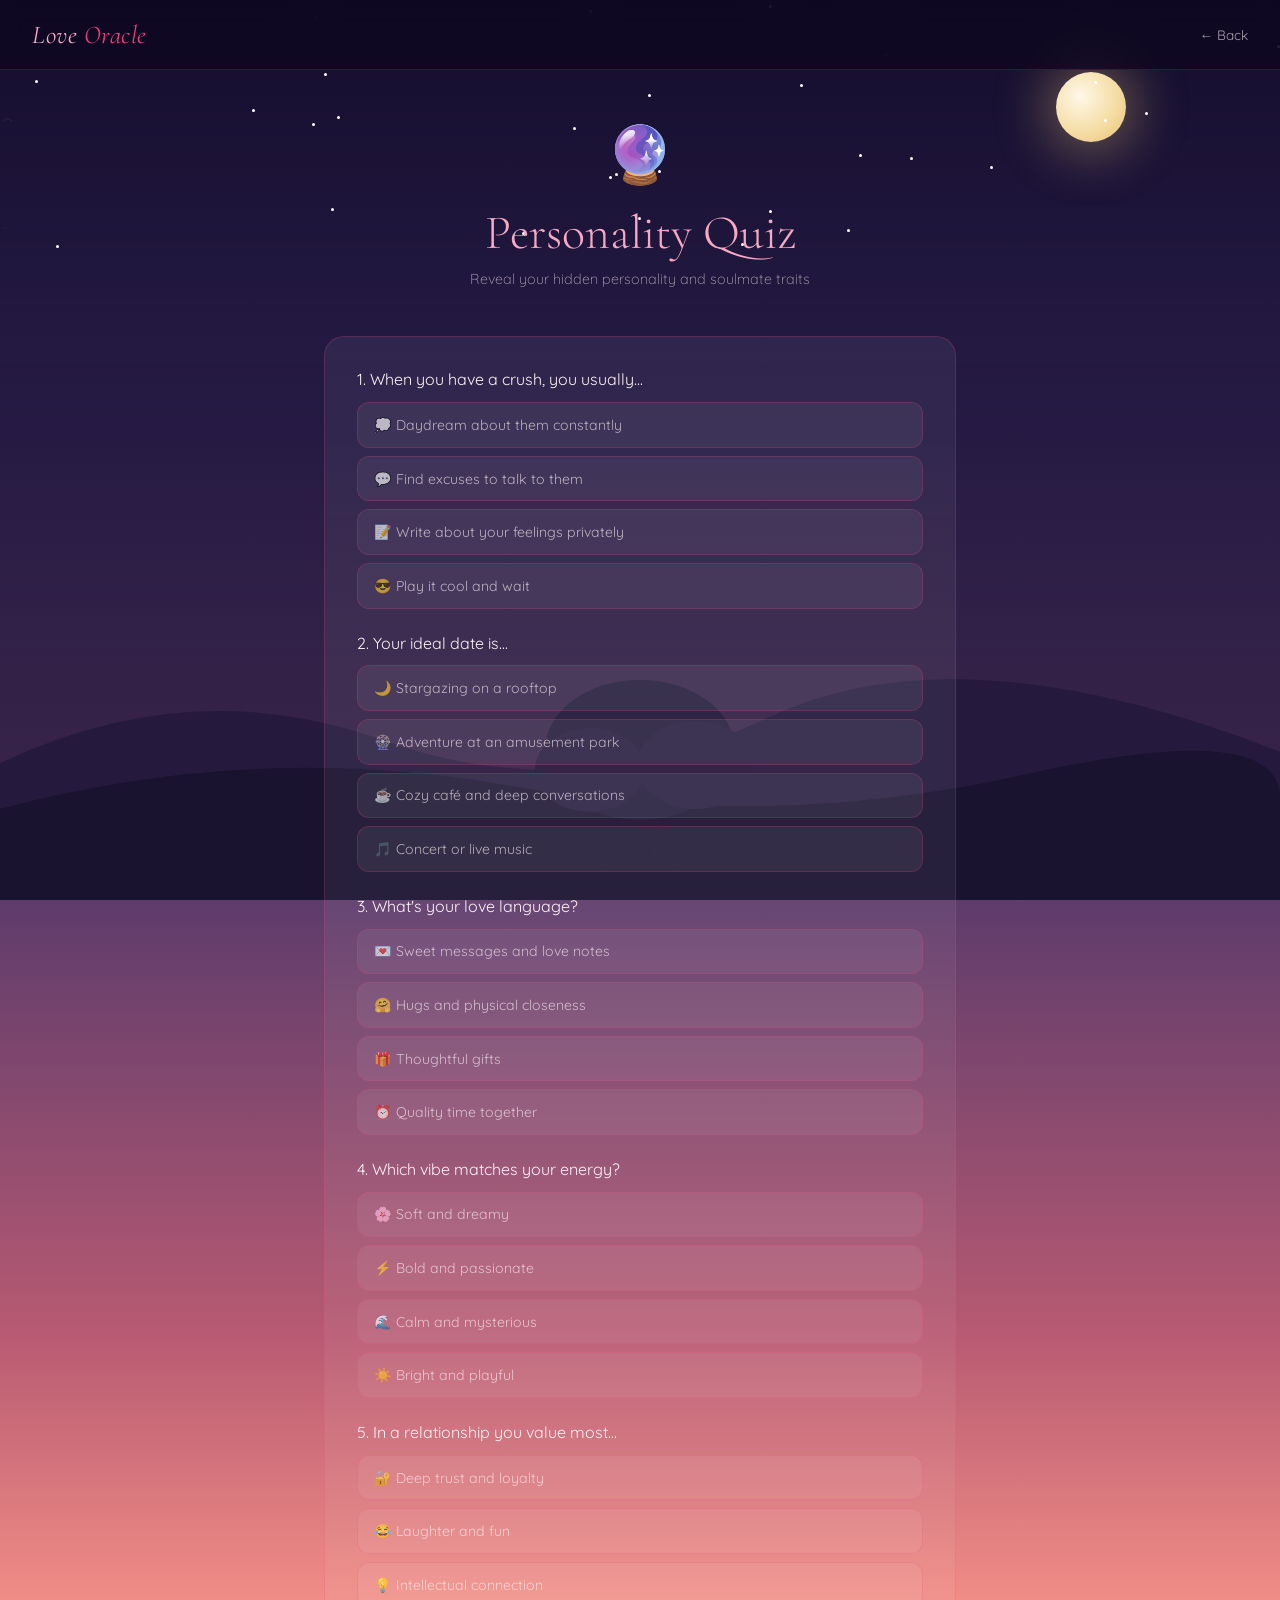
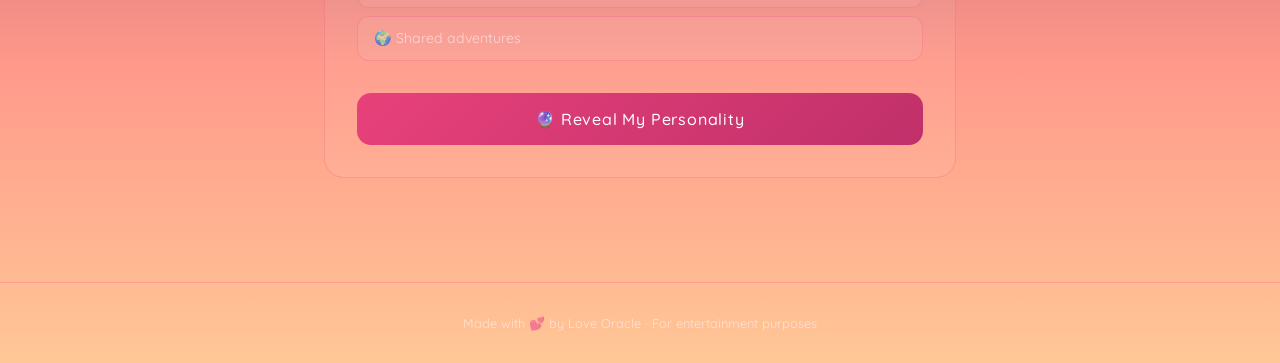
<file: personality-quiz/index.html>
<!DOCTYPE html>
<html lang="en">
<head>
  <meta charset="UTF-8" />
  <meta name="viewport" content="width=device-width, initial-scale=1.0" />
  <title>Personality Quiz — Love Oracle</title>
  <link rel="stylesheet" href="../css/style.css" />
  <style>
    .quiz-question { margin-bottom: 1.5rem; }
    .q-text { font-size: 1rem; color: var(--text); margin-bottom: 0.8rem; font-weight: 400; }
    .q-options { display: flex; flex-direction: column; gap: 0.5rem; }
    .q-option {
      background: var(--glass);
      border: 1px solid var(--border);
      border-radius: 12px;
      padding: 0.8rem 1rem;
      color: var(--soft);
      cursor: pointer;
      font-family: 'Quicksand', sans-serif;
      font-size: 0.88rem;
      text-align: left;
      transition: all 0.2s;
    }
    .q-option:hover, .q-option.selected {
      background: rgba(232,65,122,0.15);
      border-color: var(--rose);
      color: var(--text);
    }
  </style>
</head>
<body>

  <div class="page">
    <nav>
      <a href="../index.html" class="nav-logo">Love <span>Oracle</span></a>
      <a href="../index.html" class="nav-back">← Back</a>
    </nav>

    <div class="tool-page">
      <div class="tool-header">
        <span class="icon">🔮</span>
        <h1>Personality Quiz</h1>
        <p>Reveal your hidden personality and soulmate traits</p>
      </div>

      <div class="card" id="quizCard">
        <div class="quiz-question">
          <div class="q-text">1. When you have a crush, you usually...</div>
          <div class="q-options">
            <button class="q-option" onclick="pick(this,0)">💭 Daydream about them constantly</button>
            <button class="q-option" onclick="pick(this,0)">💬 Find excuses to talk to them</button>
            <button class="q-option" onclick="pick(this,0)">📝 Write about your feelings privately</button>
            <button class="q-option" onclick="pick(this,0)">😎 Play it cool and wait</button>
          </div>
        </div>
        <div class="quiz-question">
          <div class="q-text">2. Your ideal date is...</div>
          <div class="q-options">
            <button class="q-option" onclick="pick(this,1)">🌙 Stargazing on a rooftop</button>
            <button class="q-option" onclick="pick(this,1)">🎡 Adventure at an amusement park</button>
            <button class="q-option" onclick="pick(this,1)">☕ Cozy café and deep conversations</button>
            <button class="q-option" onclick="pick(this,1)">🎵 Concert or live music</button>
          </div>
        </div>
        <div class="quiz-question">
          <div class="q-text">3. What's your love language?</div>
          <div class="q-options">
            <button class="q-option" onclick="pick(this,2)">💌 Sweet messages and love notes</button>
            <button class="q-option" onclick="pick(this,2)">🤗 Hugs and physical closeness</button>
            <button class="q-option" onclick="pick(this,2)">🎁 Thoughtful gifts</button>
            <button class="q-option" onclick="pick(this,2)">⏰ Quality time together</button>
          </div>
        </div>
        <div class="quiz-question">
          <div class="q-text">4. Which vibe matches your energy?</div>
          <div class="q-options">
            <button class="q-option" onclick="pick(this,3)">🌸 Soft and dreamy</button>
            <button class="q-option" onclick="pick(this,3)">⚡ Bold and passionate</button>
            <button class="q-option" onclick="pick(this,3)">🌊 Calm and mysterious</button>
            <button class="q-option" onclick="pick(this,3)">☀️ Bright and playful</button>
          </div>
        </div>
        <div class="quiz-question">
          <div class="q-text">5. In a relationship you value most...</div>
          <div class="q-options">
            <button class="q-option" onclick="pick(this,4)">🔐 Deep trust and loyalty</button>
            <button class="q-option" onclick="pick(this,4)">😂 Laughter and fun</button>
            <button class="q-option" onclick="pick(this,4)">💡 Intellectual connection</button>
            <button class="q-option" onclick="pick(this,4)">🌍 Shared adventures</button>
          </div>
        </div>
        <button class="btn" id="quizBtn" onclick="getResult()" style="margin-top:0.5rem;">🔮 Reveal My Personality</button>
      </div>

      <div id="loadingDiv" class="loading" style="display:none; justify-content:center;">
        <div class="spinner"></div>
        <span>Reading your cosmic blueprint...</span>
      </div>

      <div id="errorBox" style="display:none; margin-top:1rem;"></div>

      <div class="result-box" id="result">
        <div style="text-align:center;margin-bottom:1rem;">
          <div id="pTypeIcon" style="font-size:3rem;"></div>
          <div id="pTypeName" style="font-family:'Cormorant Garamond',serif;font-size:2rem;color:var(--rose);font-style:italic;margin-top:0.5rem;"></div>
        </div>
        <div class="result-title">Your Cosmic Personality</div>
        <div class="result-text" id="resultText"></div>
        <div id="soulmate" style="margin-top:1.2rem;padding:1rem;background:var(--glass);border:1px solid var(--border);border-radius:14px;"></div>
      </div>
    </div>

    <footer><p>Made with 💕 by Love Oracle · For entertainment purposes</p></footer>
  </div>

  <script src="../js/main.js"></script>
  <script>
    // ── Ultra‑robust JSON parser (local, overrides main.js) ──
    function parseJsonSafely(text) {
      try {
        const firstBrace = text.indexOf('{');
        const lastBrace = text.lastIndexOf('}');
        if (firstBrace === -1 || lastBrace === -1 || lastBrace <= firstBrace) {
          console.error('No JSON object found. Raw:', text);
          return null;
        }
        let jsonStr = text.substring(firstBrace, lastBrace + 1);
        jsonStr = jsonStr.replace(/,\s*}/g, '}').replace(/,\s*]/g, ']');
        return JSON.parse(jsonStr);
      } catch (e) {
        console.error('Failed to parse JSON. Raw response:', text);
        return null;
      }
    }

    const answers = {};

    function pick(btn, qIndex) {
      btn.closest('.q-options').querySelectorAll('.q-option').forEach(b => b.classList.remove('selected'));
      btn.classList.add('selected');
      answers[qIndex] = btn.textContent.trim();
    }

    async function getResult() {
      if (Object.keys(answers).length < 5) {
        alert('Please answer all 5 questions 🔮');
        return;
      }

      const btn = document.getElementById('quizBtn');
      const resultBox = document.getElementById('result');
      const errorBox = document.getElementById('errorBox');
      btn.disabled = true;
      resultBox.classList.remove('show');
      errorBox.style.display = 'none';
      document.getElementById('loadingDiv').style.display = 'flex';

      const answerList = Object.values(answers).join(' | ');
      const prompt = `You are a fun personality oracle for teens. Based on these quiz answers: ${answerList}
IMPORTANT: Reply with ONLY valid JSON. DO NOT write any text before or after the JSON.
Your response must start with { and end with }.
Use exactly this shape:
{
  "type": "a creative personality type name like 'The Moonlight Dreamer' or 'The Passionate Flame'",
  "emoji": "one single emoji representing them",
  "reading": "3-4 uplifting, empowering sentences describing their personality, how they love, and their unique magic",
  "soulmate": "one sentence describing their ideal soulmate/partner traits"
}`;

      try {
        const raw = await askGemini(prompt, { json: true });
        const data = parseJsonSafely(raw);
        if (!data || !data.reading) {
          throw new Error('The oracle\'s response could not be understood. Please try again.');
        }

        document.getElementById('pTypeIcon').textContent = data.emoji || '✨';
        document.getElementById('pTypeName').textContent = data.type || 'The Cosmic Soul';
        document.getElementById('resultText').textContent = data.reading;
        document.getElementById('soulmate').innerHTML =
          `<span style="color:var(--gold);font-size:0.75rem;letter-spacing:0.1em;text-transform:uppercase;">💕 Your Soulmate</span><br/>
          <span style="color:var(--soft);font-size:0.88rem;line-height:1.6;">${data.soulmate || ''}</span>`;

        document.getElementById('loadingDiv').style.display = 'none';
        resultBox.classList.add('show');
      } catch (err) {
        document.getElementById('loadingDiv').style.display = 'none';
        showOracleError(err, errorBox);
      }
      btn.disabled = false;
    }
  </script>
</body>
</html>
</file>
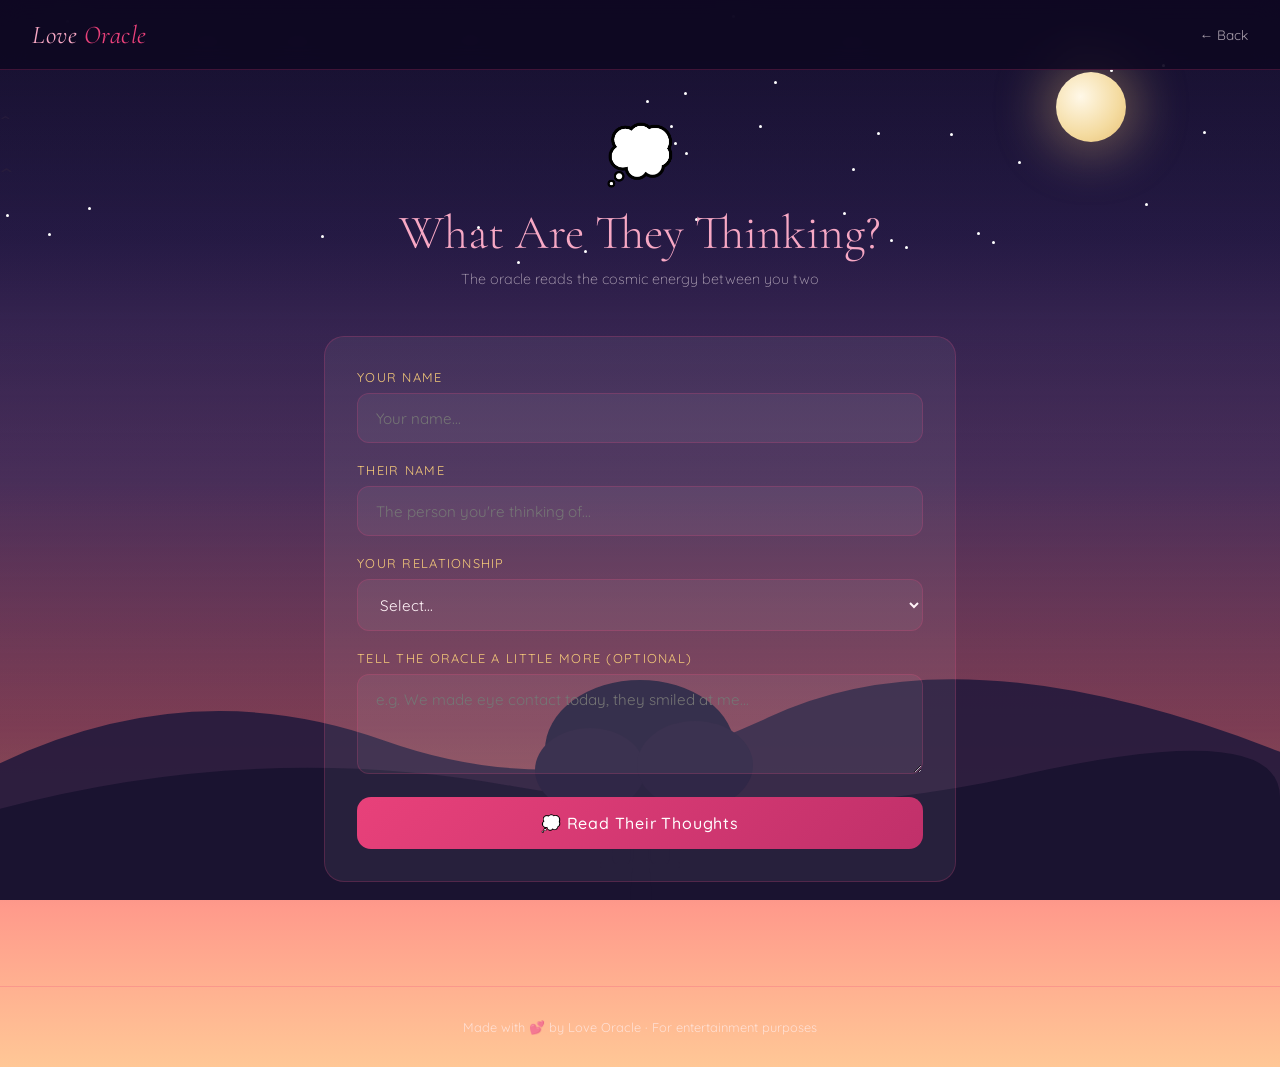
<file: think-of-me/index.html>
<!DOCTYPE html>
<html lang="en">
<head>
  <meta charset="UTF-8" />
  <meta name="viewport" content="width=device-width, initial-scale=1.0" />
  <title>What Are They Thinking? — Love Oracle</title>
  <link rel="stylesheet" href="../css/style.css" />
</head>
<body>

  <div class="page">
    <nav>
      <a href="../index.html" class="nav-logo">Love <span>Oracle</span></a>
      <a href="../index.html" class="nav-back">← Back</a>
    </nav>

    <div class="tool-page">
      <div class="tool-header">
        <span class="icon">💭</span>
        <h1>What Are They Thinking?</h1>
        <p>The oracle reads the cosmic energy between you two</p>
      </div>

      <div class="card">
        <div class="input-group">
          <label>Your Name</label>
          <input type="text" id="myName" placeholder="Your name..." maxlength="30" />
        </div>
        <div class="input-group">
          <label>Their Name</label>
          <input type="text" id="theirName" placeholder="The person you're thinking of..." maxlength="30" />
        </div>
        <div class="input-group">
          <label>Your Relationship</label>
          <select id="relation">
            <option value="">Select...</option>
            <option value="crush I've never spoken to">Secret crush (never spoken)</option>
            <option value="crush I talk to sometimes">Crush I talk to sometimes</option>
            <option value="close friend I have feelings for">Close friend I have feelings for</option>
            <option value="ex I still think about">Ex I still think about</option>
            <option value="someone I just met">Someone I just met</option>
            <option value="partner/boyfriend/girlfriend">My partner</option>
          </select>
        </div>
        <div class="input-group">
          <label>Tell the oracle a little more (optional)</label>
          <textarea id="context" placeholder="e.g. We made eye contact today, they smiled at me..."></textarea>
        </div>
        <button class="btn" id="thinkBtn" onclick="getReading()">💭 Read Their Thoughts</button>
      </div>

      <div id="loadingDiv" class="loading" style="display:none; justify-content:center;">
        <div class="spinner"></div>
        <span>Reading the energy between you...</span>
      </div>

      <div id="errorBox" style="display:none; margin-top:1rem;"></div>

      <div class="result-box" id="result">
        <div style="text-align:center;font-size:2.5rem;margin-bottom:0.5rem;">💭</div>
        <div class="result-title" id="resultTitle">The Oracle Speaks</div>
        <div class="result-text" id="resultText"></div>
        <div id="vibeBar" style="margin-top:1.5rem;"></div>
      </div>
    </div>

    <footer><p>Made with 💕 by Love Oracle · For entertainment purposes</p></footer>
  </div>

  <script src="../js/main.js"></script>
  <script>
    // ── Ultra‑robust JSON parser (built-in, overrides main.js) ──
    function parseJsonSafely(text) {
      try {
        const firstBrace = text.indexOf('{');
        const lastBrace = text.lastIndexOf('}');
        if (firstBrace === -1 || lastBrace === -1 || lastBrace <= firstBrace) {
          console.error('No JSON object found. Raw:', text);
          return null;
        }

        let jsonStr = text.substring(firstBrace, lastBrace + 1);
        jsonStr = jsonStr.replace(/,\s*}/g, '}').replace(/,\s*]/g, ']');
        return JSON.parse(jsonStr);
      } catch (e) {
        console.error('Failed to parse JSON. Raw response:', text);
        return null;
      }
    }

    async function getReading() {
      const myName = document.getElementById('myName').value.trim();
      const theirName = document.getElementById('theirName').value.trim();
      const relation = document.getElementById('relation').value;
      const context = document.getElementById('context').value.trim();
      if (!myName || !theirName || !relation) {
        alert('Please fill in your name, their name, and relationship 💭');
        return;
      }

      const btn = document.getElementById('thinkBtn');
      const resultBox = document.getElementById('result');
      const errorBox = document.getElementById('errorBox');
      btn.disabled = true;
      resultBox.classList.remove('show');
      errorBox.style.display = 'none';
      document.getElementById('loadingDiv').style.display = 'flex';

      const prompt = `You are a mystical love oracle for teens. ${myName} is asking about ${theirName}, who is their ${relation}.
${context ? 'Extra context: ' + context : ''}

IMPORTANT: Reply with ONLY valid JSON. DO NOT write any text before or after the JSON.
Your response must start with { and end with }.
Use exactly this shape:
{
  "title": "a short mystical title like 'The Stars Have Spoken'",
  "reading": "4-5 poetic, romantic, uplifting sentences about what ${theirName} might be thinking/feeling about ${myName}, hopeful but realistic, using both names",
  "vibe": "one word energy vibe like Curious, Warm, Hopeful, Interested",
  "advice": "one sweet, empowering sentence of advice for ${myName}"
}
This is for entertainment, keep it fun, dreamy, positive, and appropriate for teens.`;

      try {
        const raw = await askGemini(prompt, { json: true });
        const data = parseJsonSafely(raw);
        if (!data || !data.reading) {
          throw new Error('The oracle\'s response could not be understood. Please try again.');
        }

        document.getElementById('resultTitle').textContent = data.title || 'The Oracle Speaks';
        document.getElementById('resultText').textContent = data.reading;
        document.getElementById('vibeBar').innerHTML = `
          <div style="display:grid;grid-template-columns:1fr 1fr;gap:0.8rem;">
            <div style="background:var(--glass);border:1px solid var(--border);border-radius:14px;padding:1rem;text-align:center;">
              <div style="font-size:0.7rem;color:var(--gold);letter-spacing:0.1em;text-transform:uppercase;margin-bottom:0.4rem;">Their Energy</div>
              <div style="font-family:'Cormorant Garamond',serif;font-size:1.4rem;color:var(--rose);font-style:italic;">${data.vibe || '—'}</div>
            </div>
            <div style="background:var(--glass);border:1px solid var(--border);border-radius:14px;padding:1rem;text-align:center;">
              <div style="font-size:0.7rem;color:var(--gold);letter-spacing:0.1em;text-transform:uppercase;margin-bottom:0.4rem;">Oracle's Advice</div>
              <div style="font-size:0.8rem;color:var(--soft);line-height:1.5;">${data.advice || '—'}</div>
            </div>
          </div>`;

        document.getElementById('loadingDiv').style.display = 'none';
        resultBox.classList.add('show');
      } catch (err) {
        document.getElementById('loadingDiv').style.display = 'none';
        showOracleError(err, errorBox);
      }
      btn.disabled = false;
    }
  </script>
</body>
</html>
</file>
<file: css/style.css>
@import url('https://fonts.googleapis.com/css2?family=Cormorant+Garamond:ital,wght@0,300;0,400;1,300;1,400&family=Quicksand:wght@300;400;500&display=swap');

:root {
  --deep: #1a1335;
  --midnight: #2b1f4d;
  --violet: #4a2f6e;
  --rose: #e8417a;
  --blush: #f7a8c4;
  --gold: #f4c97a;
  --dawn-pink: #ff9a8b;
  --dawn-orange: #ffc796;
  --mist: rgba(255,255,255,0.07);
  --glass: rgba(255,255,255,0.06);
  --border: rgba(232,65,122,0.22);
  --text: #fff3f7;
  --soft: rgba(255,243,247,0.65);
}

* { margin: 0; padding: 0; box-sizing: border-box; }

html { scroll-behavior: smooth; }

body {
  font-family: 'Quicksand', sans-serif;
  background: linear-gradient(180deg, #1a1335 0%, #2b1f4d 22%, #5a3a6b 45%, #b85a72 68%, #ff9a8b 85%, #ffc796 100%);
  color: var(--text);
  min-height: 100vh;
  overflow-x: hidden;
  position: relative;
}

/* ── Dawn village scene ── */
#scene-canvas {
  position: fixed;
  top: 0; left: 0;
  width: 100%; height: 100%;
  z-index: 0;
  pointer-events: none;
}

.scene-layer {
  position: fixed;
  bottom: 0; left: 0;
  width: 100%;
  z-index: 1;
  pointer-events: none;
}

.silhouette-hills {
  position: fixed;
  bottom: 0; left: 0;
  width: 100%;
  height: 38vh;
  z-index: 1;
  pointer-events: none;
}

/* ── Moon ── */
.moon {
  position: fixed;
  top: 8%;
  right: 12%;
  width: 70px;
  height: 70px;
  border-radius: 50%;
  background: radial-gradient(circle at 35% 35%, #fff8e8, #f4dba0 60%, #e8c074 100%);
  box-shadow: 0 0 50px 12px rgba(244,201,122,0.35);
  z-index: 1;
  animation: moonGlow 6s ease-in-out infinite;
}

@keyframes moonGlow {
  0%, 100% { box-shadow: 0 0 50px 12px rgba(244,201,122,0.35); }
  50% { box-shadow: 0 0 65px 18px rgba(244,201,122,0.5); }
}

/* ── Stars (sparse, only in upper sky) ── */
.sky-star {
  position: fixed;
  width: 3px; height: 3px;
  background: #fff;
  border-radius: 50%;
  z-index: 1;
  animation: twinkle 3s ease-in-out infinite;
}

@keyframes twinkle {
  0%, 100% { opacity: 0.2; }
  50% { opacity: 0.9; }
}

/* ── Birds ── */
.bird {
  position: fixed;
  z-index: 2;
  font-size: 1rem;
  color: #2b1f3d;
  opacity: 0.75;
  animation: birdFly linear infinite;
}

.bird::before { content: '⌃'; display: inline-block; transform: scaleX(1.6); }

@keyframes birdFly {
  0%   { transform: translate(-10vw, 0) scaleX(1); }
  48%  { transform: translate(55vw, -3vh) scaleX(1); }
  50%  { transform: translate(58vw, -3vh) scaleX(-1); }
  100% { transform: translate(110vw, -8vh) scaleX(-1); }
}

/* ── Hills silhouette (SVG handles shape, this is just the wrapper) ── */
.silhouette-hills svg { width: 100%; height: 100%; display: block; }

/* ── Tree + couple silhouette ── */
.scene-figures {
  position: fixed;
  bottom: 0;
  left: 50%;
  transform: translateX(-50%);
  width: min(90vw, 420px);
  z-index: 2;
  pointer-events: none;
}

.scene-figures svg { width: 100%; display: block; }

.leaf-sway {
  animation: sway 5s ease-in-out infinite;
  transform-origin: 50% 90%;
}

@keyframes sway {
  0%, 100% { transform: rotate(-1deg); }
  50% { transform: rotate(1deg); }
}

/* ── Fireflies / floating particles near the couple ── */
.firefly {
  position: fixed;
  width: 4px; height: 4px;
  border-radius: 50%;
  background: #ffe3a8;
  box-shadow: 0 0 6px 2px rgba(255,227,168,0.8);
  z-index: 2;
  opacity: 0;
  animation: fireflyFloat ease-in-out infinite;
}

@keyframes fireflyFloat {
  0%   { opacity: 0; transform: translateY(0) translateX(0); }
  20%  { opacity: 0.9; }
  50%  { transform: translateY(-25px) translateX(10px); }
  80%  { opacity: 0.6; }
  100% { opacity: 0; transform: translateY(-50px) translateX(-8px); }
}

/* Soft overlay so text/cards stay readable over a bright dawn sky */
.scene-overlay {
  position: fixed;
  top: 0; left: 0;
  width: 100%; height: 100%;
  background: linear-gradient(180deg, rgba(13,7,32,0.35) 0%, rgba(13,7,32,0.15) 35%, rgba(20,10,30,0.45) 100%);
  z-index: 1;
  pointer-events: none;
}

/* ── Page wrapper ── */
.page {
  position: relative;
  z-index: 2;
  min-height: 100vh;
}

/* ── Nav ── */
nav {
  display: flex;
  align-items: center;
  justify-content: space-between;
  padding: 1.2rem 2rem;
  border-bottom: 1px solid var(--border);
  background: rgba(13,7,32,0.8);
  backdrop-filter: blur(12px);
  position: sticky;
  top: 0;
  z-index: 100;
}

.nav-logo {
  font-family: 'Cormorant Garamond', serif;
  font-size: 1.6rem;
  font-style: italic;
  color: var(--blush);
  text-decoration: none;
  letter-spacing: 0.02em;
}

.nav-logo span { color: var(--rose); }

.nav-back {
  font-size: 0.85rem;
  color: var(--soft);
  text-decoration: none;
  display: flex;
  align-items: center;
  gap: 0.4rem;
  transition: color 0.2s;
}

.nav-back:hover { color: var(--blush); }

/* ── Hero ── */
.hero {
  text-align: center;
  padding: 5rem 2rem 3rem;
}

.hero-eyebrow {
  font-size: 0.75rem;
  letter-spacing: 0.25em;
  text-transform: uppercase;
  color: var(--gold);
  margin-bottom: 1rem;
}

.hero-title {
  font-family: 'Cormorant Garamond', serif;
  font-size: clamp(2.8rem, 8vw, 5.5rem);
  font-weight: 300;
  line-height: 1.1;
  color: var(--text);
  margin-bottom: 1rem;
}

.hero-title em {
  font-style: italic;
  color: var(--rose);
}

.hero-sub {
  font-size: 1rem;
  color: var(--soft);
  max-width: 500px;
  margin: 0 auto 2.5rem;
  line-height: 1.7;
  font-weight: 300;
}

/* ── Cards grid ── */
.tools-grid {
  display: grid;
  grid-template-columns: repeat(auto-fit, minmax(280px, 1fr));
  gap: 1.2rem;
  padding: 2rem;
  max-width: 1100px;
  margin: 0 auto;
}

.tool-card {
  background: var(--glass);
  border: 1px solid var(--border);
  border-radius: 20px;
  padding: 2rem 1.8rem;
  text-decoration: none;
  color: var(--text);
  transition: transform 0.3s, background 0.3s, border-color 0.3s;
  position: relative;
  overflow: hidden;
  cursor: pointer;
  display: block;
}

.tool-card::before {
  content: '';
  position: absolute;
  top: -50%;
  left: -50%;
  width: 200%;
  height: 200%;
  background: radial-gradient(circle at center, rgba(232,65,122,0.06), transparent 60%);
  opacity: 0;
  transition: opacity 0.3s;
}

.tool-card:hover::before { opacity: 1; }
.tool-card:hover {
  transform: translateY(-6px);
  background: rgba(255,255,255,0.08);
  border-color: rgba(232,65,122,0.5);
}

.tool-icon {
  font-size: 2.5rem;
  margin-bottom: 1rem;
  display: block;
}

.tool-name {
  font-family: 'Cormorant Garamond', serif;
  font-size: 1.5rem;
  font-weight: 400;
  margin-bottom: 0.5rem;
  color: var(--blush);
}

.tool-desc {
  font-size: 0.85rem;
  color: var(--soft);
  line-height: 1.6;
  font-weight: 300;
}

/* ── Tool page layout ── */
.tool-page {
  max-width: 680px;
  margin: 0 auto;
  padding: 3rem 1.5rem 5rem;
}

.tool-header {
  text-align: center;
  margin-bottom: 3rem;
}

.tool-header .icon {
  font-size: 3.5rem;
  display: block;
  margin-bottom: 1rem;
}

.tool-header h1 {
  font-family: 'Cormorant Garamond', serif;
  font-size: clamp(2rem, 6vw, 3rem);
  font-weight: 300;
  color: var(--blush);
  margin-bottom: 0.5rem;
}

.tool-header p {
  color: var(--soft);
  font-size: 0.9rem;
  font-weight: 300;
}

/* ── Input styles ── */
.card {
  background: var(--glass);
  border: 1px solid var(--border);
  border-radius: 20px;
  padding: 2rem;
  margin-bottom: 1.5rem;
}

.input-group {
  margin-bottom: 1.2rem;
}

.input-group label {
  display: block;
  font-size: 0.8rem;
  letter-spacing: 0.1em;
  text-transform: uppercase;
  color: var(--gold);
  margin-bottom: 0.5rem;
}

.input-group input,
.input-group select,
.input-group textarea {
  width: 100%;
  background: rgba(255,255,255,0.05);
  border: 1px solid var(--border);
  border-radius: 12px;
  padding: 0.9rem 1.1rem;
  color: var(--text);
  font-family: 'Quicksand', sans-serif;
  font-size: 0.95rem;
  outline: none;
  transition: border-color 0.2s;
}

.input-group input:focus,
.input-group select:focus,
.input-group textarea:focus {
  border-color: var(--rose);
}

.input-group select option { background: var(--midnight); }

.input-group textarea {
  resize: vertical;
  min-height: 100px;
}

/* ── Button ── */
.btn {
  width: 100%;
  padding: 1rem;
  background: linear-gradient(135deg, var(--rose), #c0306a);
  border: none;
  border-radius: 14px;
  color: white;
  font-family: 'Quicksand', sans-serif;
  font-size: 1rem;
  font-weight: 500;
  cursor: pointer;
  transition: transform 0.2s, box-shadow 0.2s;
  letter-spacing: 0.05em;
}

.btn:hover {
  transform: translateY(-2px);
  box-shadow: 0 8px 30px rgba(232,65,122,0.4);
}

.btn:active { transform: translateY(0); }

.btn:disabled {
  opacity: 0.6;
  cursor: not-allowed;
  transform: none;
}

/* ── Result box ── */
.result-box {
  background: linear-gradient(135deg, rgba(45,27,105,0.4), rgba(232,65,122,0.1));
  border: 1px solid rgba(232,65,122,0.3);
  border-radius: 20px;
  padding: 2rem;
  margin-top: 1.5rem;
  display: none;
  animation: fadeIn 0.5s ease;
}

.result-box.show { display: block; }

@keyframes fadeIn {
  from { opacity: 0; transform: translateY(10px); }
  to   { opacity: 1; transform: translateY(0); }
}

.result-title {
  font-family: 'Cormorant Garamond', serif;
  font-size: 1.3rem;
  font-style: italic;
  color: var(--gold);
  margin-bottom: 1rem;
}

.result-text {
  color: var(--text);
  line-height: 1.8;
  font-size: 0.95rem;
  font-weight: 300;
}

/* ── Love meter ── */
.love-meter {
  margin: 1.5rem 0;
  text-align: center;
}

.love-percent {
  font-family: 'Cormorant Garamond', serif;
  font-size: 5rem;
  font-weight: 300;
  color: var(--rose);
  line-height: 1;
}

.love-percent span {
  font-size: 2rem;
  color: var(--blush);
}

.meter-bar {
  width: 100%;
  height: 10px;
  background: rgba(255,255,255,0.1);
  border-radius: 99px;
  margin: 1rem 0;
  overflow: hidden;
}

.meter-fill {
  height: 100%;
  background: linear-gradient(90deg, var(--rose), var(--gold));
  border-radius: 99px;
  transition: width 1.5s cubic-bezier(0.4,0,0.2,1);
  width: 0%;
}

/* ── AI Chat ── */
.chat-box {
  background: var(--glass);
  border: 1px solid var(--border);
  border-radius: 20px;
  overflow: hidden;
}

.chat-messages {
  height: 380px;
  overflow-y: auto;
  padding: 1.5rem;
  display: flex;
  flex-direction: column;
  gap: 1rem;
  scrollbar-width: thin;
  scrollbar-color: var(--rose) transparent;
}

.msg {
  max-width: 80%;
  padding: 0.9rem 1.2rem;
  border-radius: 16px;
  font-size: 0.9rem;
  line-height: 1.6;
  font-weight: 300;
}

.msg.user {
  background: linear-gradient(135deg, var(--rose), #c0306a);
  color: white;
  align-self: flex-end;
  border-bottom-right-radius: 4px;
}

.msg.ai {
  background: rgba(45,27,105,0.5);
  border: 1px solid var(--border);
  color: var(--text);
  align-self: flex-start;
  border-bottom-left-radius: 4px;
}

.chat-input-row {
  display: flex;
  gap: 0.7rem;
  padding: 1rem;
  border-top: 1px solid var(--border);
}

.chat-input-row input {
  flex: 1;
  background: rgba(255,255,255,0.05);
  border: 1px solid var(--border);
  border-radius: 12px;
  padding: 0.8rem 1rem;
  color: var(--text);
  font-family: 'Quicksand', sans-serif;
  font-size: 0.9rem;
  outline: none;
}

.chat-input-row input:focus { border-color: var(--rose); }

.chat-send {
  background: var(--rose);
  border: none;
  border-radius: 12px;
  padding: 0.8rem 1.2rem;
  color: white;
  cursor: pointer;
  font-size: 1.1rem;
  transition: background 0.2s;
}

.chat-send:hover { background: #c0306a; }

/* ── Zodiac grid ── */
.zodiac-grid {
  display: grid;
  grid-template-columns: repeat(4, 1fr);
  gap: 0.7rem;
  margin-bottom: 1.5rem;
}

.zodiac-btn {
  background: var(--glass);
  border: 1px solid var(--border);
  border-radius: 12px;
  padding: 0.7rem 0.3rem;
  color: var(--soft);
  cursor: pointer;
  font-family: 'Quicksand', sans-serif;
  font-size: 0.75rem;
  text-align: center;
  transition: all 0.2s;
}

.zodiac-btn:hover,
.zodiac-btn.active {
  background: rgba(232,65,122,0.2);
  border-color: var(--rose);
  color: var(--text);
}

.zodiac-btn .z-icon { font-size: 1.4rem; display: block; margin-bottom: 0.2rem; }

/* ── Loading spinner ── */
.loading {
  display: flex;
  align-items: center;
  gap: 0.7rem;
  color: var(--soft);
  font-size: 0.85rem;
  padding: 1rem 0;
}

.spinner {
  width: 20px; height: 20px;
  border: 2px solid var(--border);
  border-top-color: var(--rose);
  border-radius: 50%;
  animation: spin 0.8s linear infinite;
}

@keyframes spin { to { transform: rotate(360deg); } }

/* ── Footer ── */
footer {
  text-align: center;
  padding: 2rem;
  color: var(--soft);
  font-size: 0.8rem;
  border-top: 1px solid var(--border);
  position: relative;
  z-index: 2;
}

/* ── Responsive ── */
@media (max-width: 600px) {
  nav { padding: 1rem; }
  .tools-grid { padding: 1rem; gap: 0.8rem; }
  .tool-card { padding: 1.5rem; }
  .tool-page { padding: 2rem 1rem 4rem; }
  .zodiac-grid { grid-template-columns: repeat(3, 1fr); }
}
</file>
